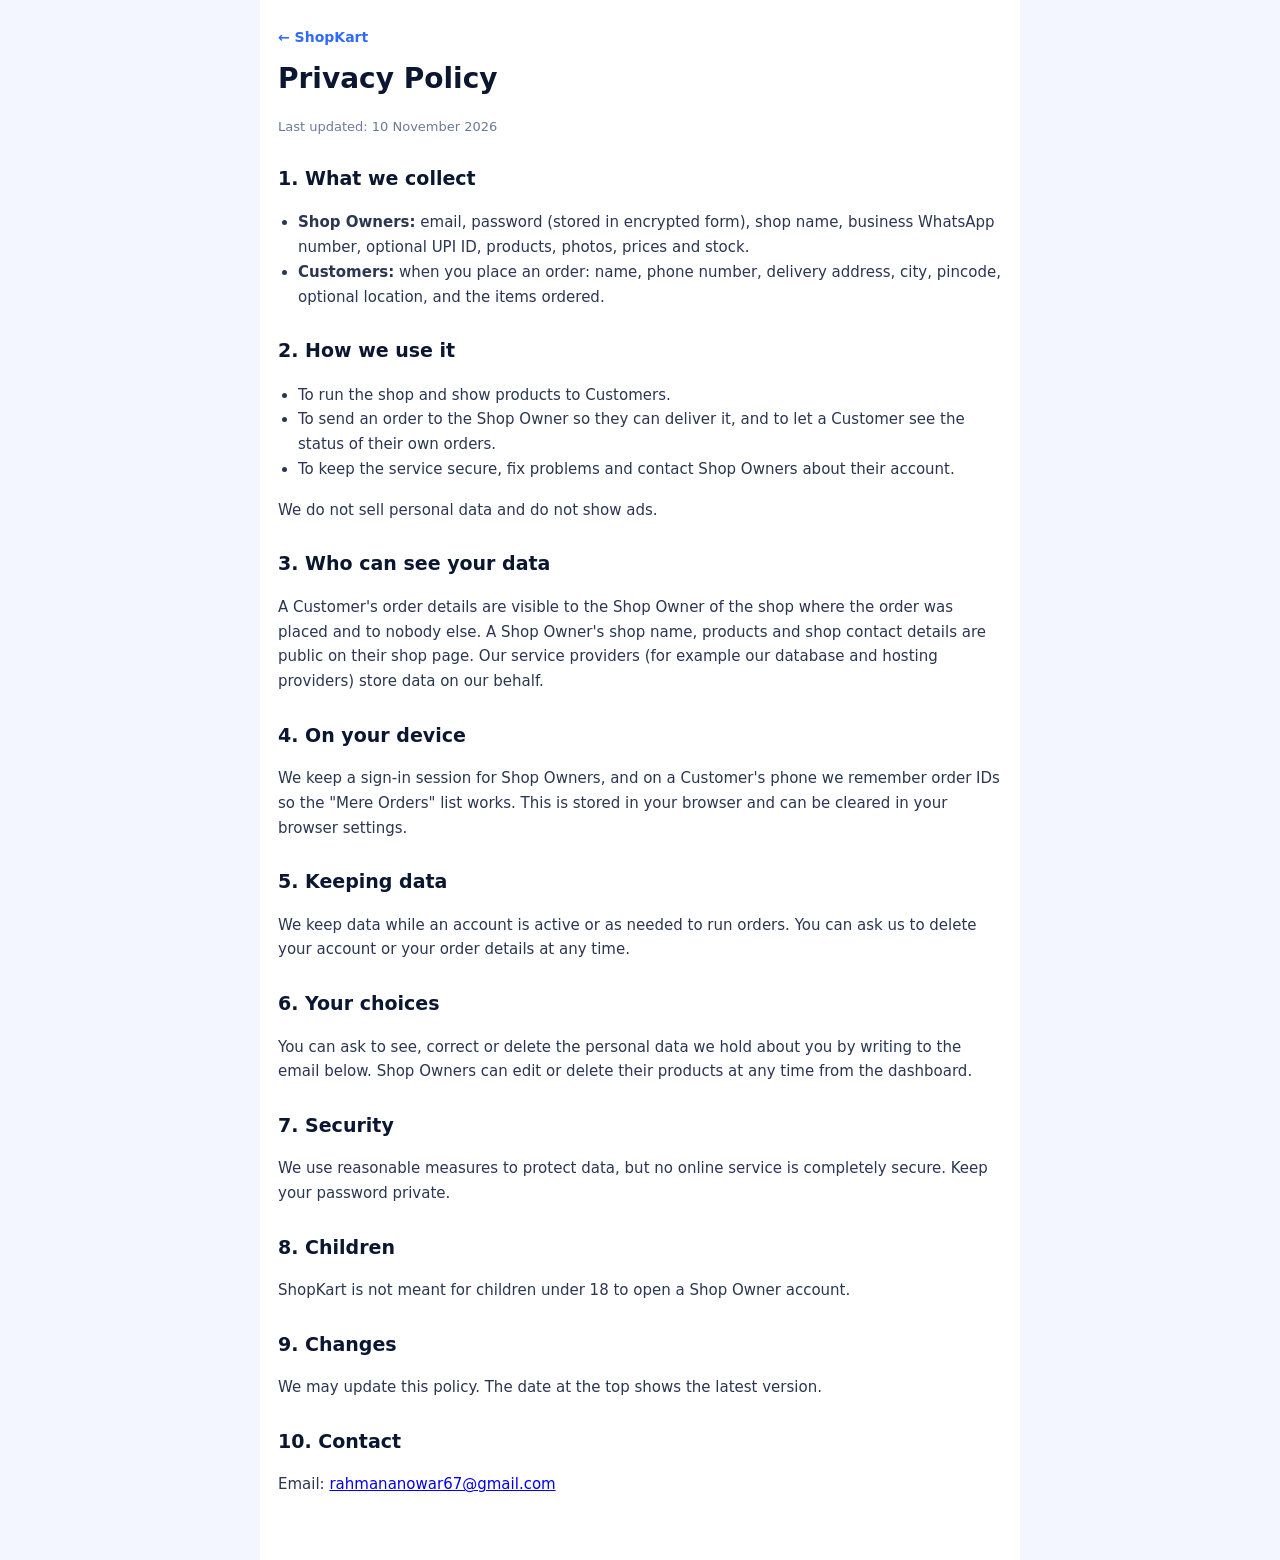
<file: privacy.html>
<!DOCTYPE html><html lang="en"><head><meta charset="UTF-8"><meta name="viewport" content="width=device-width, initial-scale=1"><title>Privacy Policy - ShopKart</title><style>
*{box-sizing:border-box}body{margin:0;background:#f4f6ff;color:#0b1730;font-family:system-ui,-apple-system,"Segoe UI",Roboto,sans-serif;line-height:1.65}
.w{max-width:760px;margin:0 auto;padding:24px 18px 48px;background:#fff;min-height:100vh}
h1{font-size:28px;margin:6px 0 4px}h2{font-size:19px;margin:26px 0 6px}p,li{font-size:15px;color:#2a3652}ul{padding-left:20px}
.top a{color:#2f6bff;font-weight:600;text-decoration:none;font-size:14px}.d{color:#6b7a99;font-size:13px}
</style></head><body><div class="w"><div class="top"><a href="/">&larr; ShopKart</a></div>
<h1>Privacy Policy</h1>
<p class="d">Last updated: 10 November 2026</p>

<h2>1. What we collect</h2>
<ul>
<li><b>Shop Owners:</b> email, password (stored in encrypted form), shop name, business WhatsApp number, optional UPI ID, products, photos, prices and stock.</li>
<li><b>Customers:</b> when you place an order: name, phone number, delivery address, city, pincode, optional location, and the items ordered.</li>
</ul>

<h2>2. How we use it</h2>
<ul>
<li>To run the shop and show products to Customers.</li>
<li>To send an order to the Shop Owner so they can deliver it, and to let a Customer see the status of their own orders.</li>
<li>To keep the service secure, fix problems and contact Shop Owners about their account.</li>
</ul>
<p>We do not sell personal data and do not show ads.</p>

<h2>3. Who can see your data</h2>
<p>A Customer's order details are visible to the Shop Owner of the shop where the order was placed and to nobody else. A Shop Owner's shop name, products and shop contact details are public on their shop page. Our service providers (for example our database and hosting providers) store data on our behalf.</p>

<h2>4. On your device</h2>
<p>We keep a sign-in session for Shop Owners, and on a Customer's phone we remember order IDs so the "Mere Orders" list works. This is stored in your browser and can be cleared in your browser settings.</p>

<h2>5. Keeping data</h2>
<p>We keep data while an account is active or as needed to run orders. You can ask us to delete your account or your order details at any time.</p>

<h2>6. Your choices</h2>
<p>You can ask to see, correct or delete the personal data we hold about you by writing to the email below. Shop Owners can edit or delete their products at any time from the dashboard.</p>

<h2>7. Security</h2>
<p>We use reasonable measures to protect data, but no online service is completely secure. Keep your password private.</p>

<h2>8. Children</h2>
<p>ShopKart is not meant for children under 18 to open a Shop Owner account.</p>

<h2>9. Changes</h2>
<p>We may update this policy. The date at the top shows the latest version.</p>

<h2>10. Contact</h2>
<p>Email: <a href="mailto:rahmananowar67@gmail.com">rahmananowar67@gmail.com</a></p>
</div></body></html>
</file>
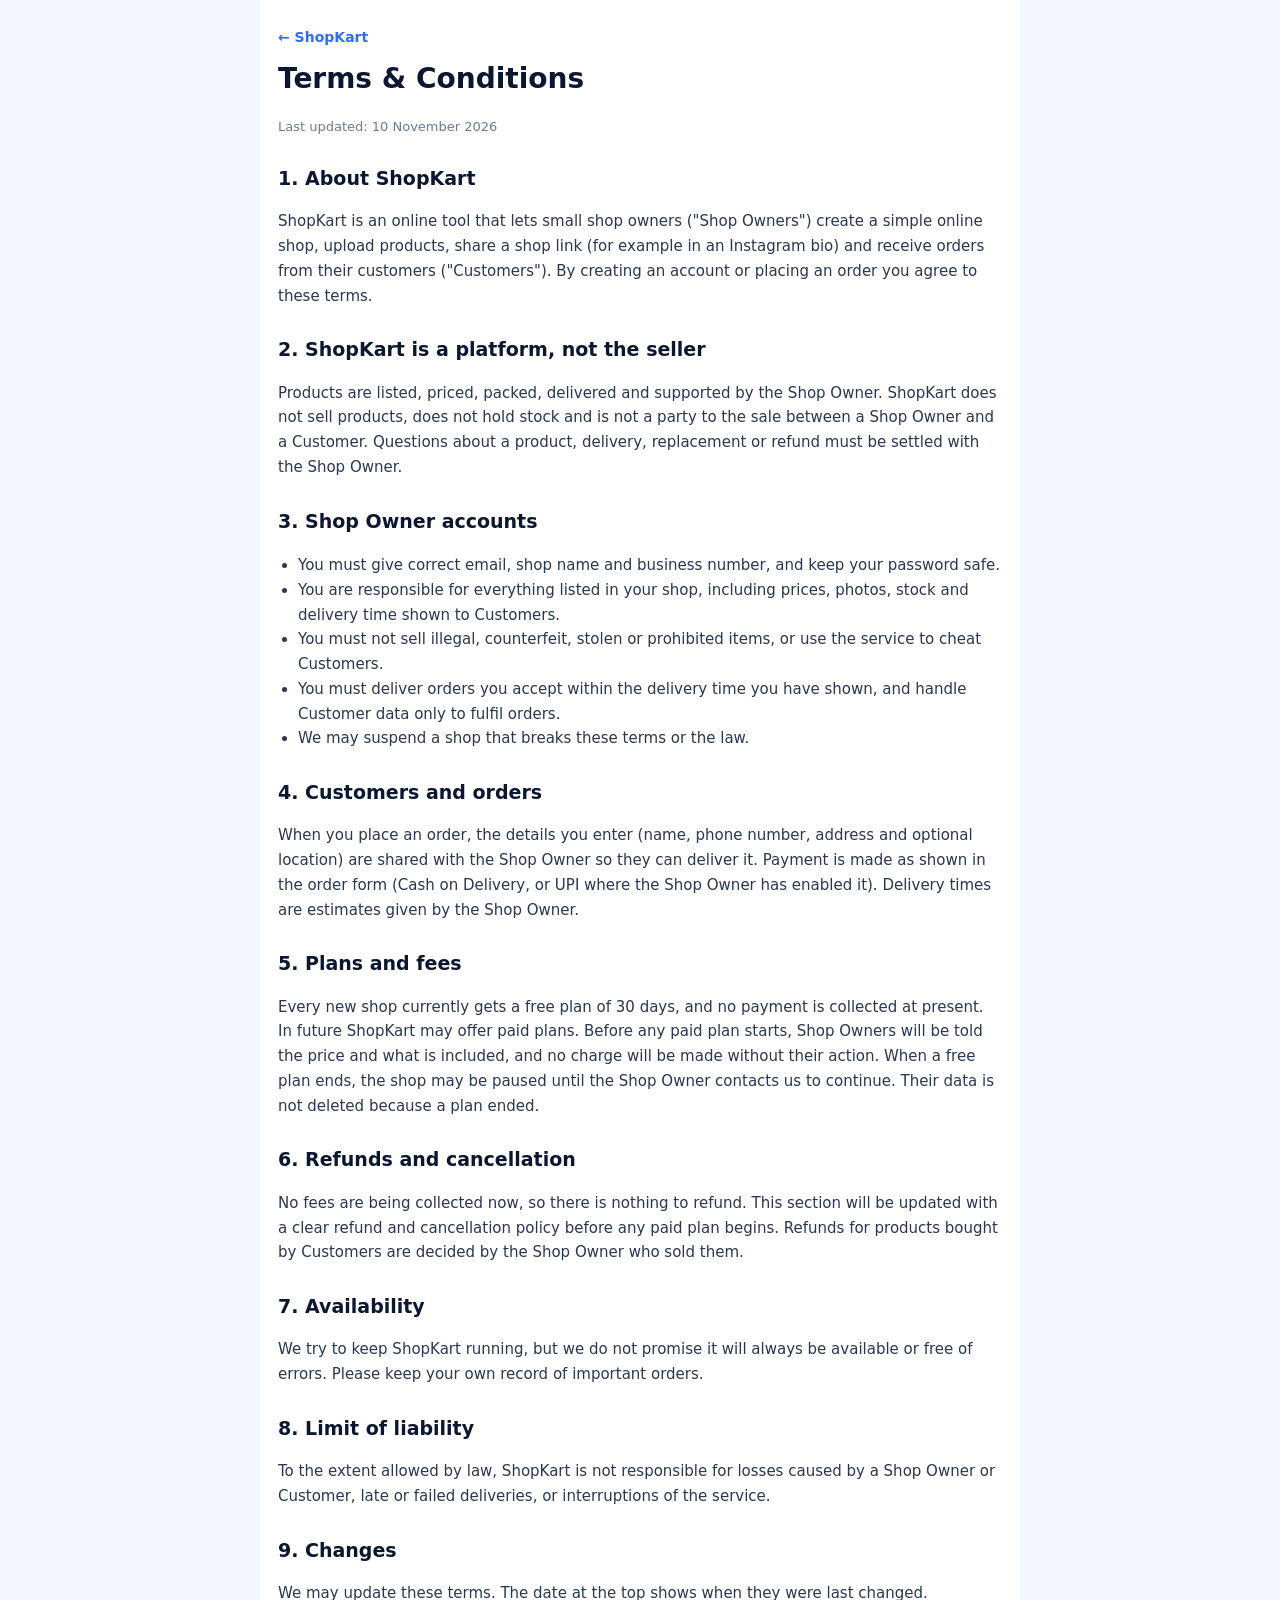
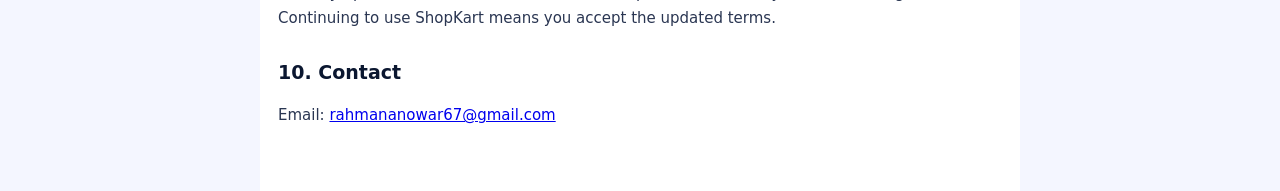
<file: terms.html>
<!DOCTYPE html><html lang="en"><head><meta charset="UTF-8"><meta name="viewport" content="width=device-width, initial-scale=1"><title>Terms &amp; Conditions - ShopKart</title><style>
*{box-sizing:border-box}body{margin:0;background:#f4f6ff;color:#0b1730;font-family:system-ui,-apple-system,"Segoe UI",Roboto,sans-serif;line-height:1.65}
.w{max-width:760px;margin:0 auto;padding:24px 18px 48px;background:#fff;min-height:100vh}
h1{font-size:28px;margin:6px 0 4px}h2{font-size:19px;margin:26px 0 6px}p,li{font-size:15px;color:#2a3652}ul{padding-left:20px}
.top a{color:#2f6bff;font-weight:600;text-decoration:none;font-size:14px}.d{color:#6b7a99;font-size:13px}
</style></head><body><div class="w"><div class="top"><a href="/">&larr; ShopKart</a></div>
<h1>Terms &amp; Conditions</h1>
<p class="d">Last updated: 10 November 2026</p>

<h2>1. About ShopKart</h2>
<p>ShopKart is an online tool that lets small shop owners ("Shop Owners") create a simple online shop, upload products, share a shop link (for example in an Instagram bio) and receive orders from their customers ("Customers"). By creating an account or placing an order you agree to these terms.</p>

<h2>2. ShopKart is a platform, not the seller</h2>
<p>Products are listed, priced, packed, delivered and supported by the Shop Owner. ShopKart does not sell products, does not hold stock and is not a party to the sale between a Shop Owner and a Customer. Questions about a product, delivery, replacement or refund must be settled with the Shop Owner.</p>

<h2>3. Shop Owner accounts</h2>
<ul>
<li>You must give correct email, shop name and business number, and keep your password safe.</li>
<li>You are responsible for everything listed in your shop, including prices, photos, stock and delivery time shown to Customers.</li>
<li>You must not sell illegal, counterfeit, stolen or prohibited items, or use the service to cheat Customers.</li>
<li>You must deliver orders you accept within the delivery time you have shown, and handle Customer data only to fulfil orders.</li>
<li>We may suspend a shop that breaks these terms or the law.</li>
</ul>

<h2>4. Customers and orders</h2>
<p>When you place an order, the details you enter (name, phone number, address and optional location) are shared with the Shop Owner so they can deliver it. Payment is made as shown in the order form (Cash on Delivery, or UPI where the Shop Owner has enabled it). Delivery times are estimates given by the Shop Owner.</p>

<h2>5. Plans and fees</h2>
<p>Every new shop currently gets a free plan of 30 days, and no payment is collected at present. In future ShopKart may offer paid plans. Before any paid plan starts, Shop Owners will be told the price and what is included, and no charge will be made without their action. When a free plan ends, the shop may be paused until the Shop Owner contacts us to continue. Their data is not deleted because a plan ended.</p>

<h2>6. Refunds and cancellation</h2>
<p>No fees are being collected now, so there is nothing to refund. This section will be updated with a clear refund and cancellation policy before any paid plan begins. Refunds for products bought by Customers are decided by the Shop Owner who sold them.</p>

<h2>7. Availability</h2>
<p>We try to keep ShopKart running, but we do not promise it will always be available or free of errors. Please keep your own record of important orders.</p>

<h2>8. Limit of liability</h2>
<p>To the extent allowed by law, ShopKart is not responsible for losses caused by a Shop Owner or Customer, late or failed deliveries, or interruptions of the service.</p>

<h2>9. Changes</h2>
<p>We may update these terms. The date at the top shows when they were last changed. Continuing to use ShopKart means you accept the updated terms.</p>

<h2>10. Contact</h2>
<p>Email: <a href="mailto:rahmananowar67@gmail.com">rahmananowar67@gmail.com</a></p>
</div></body></html>
</file>
